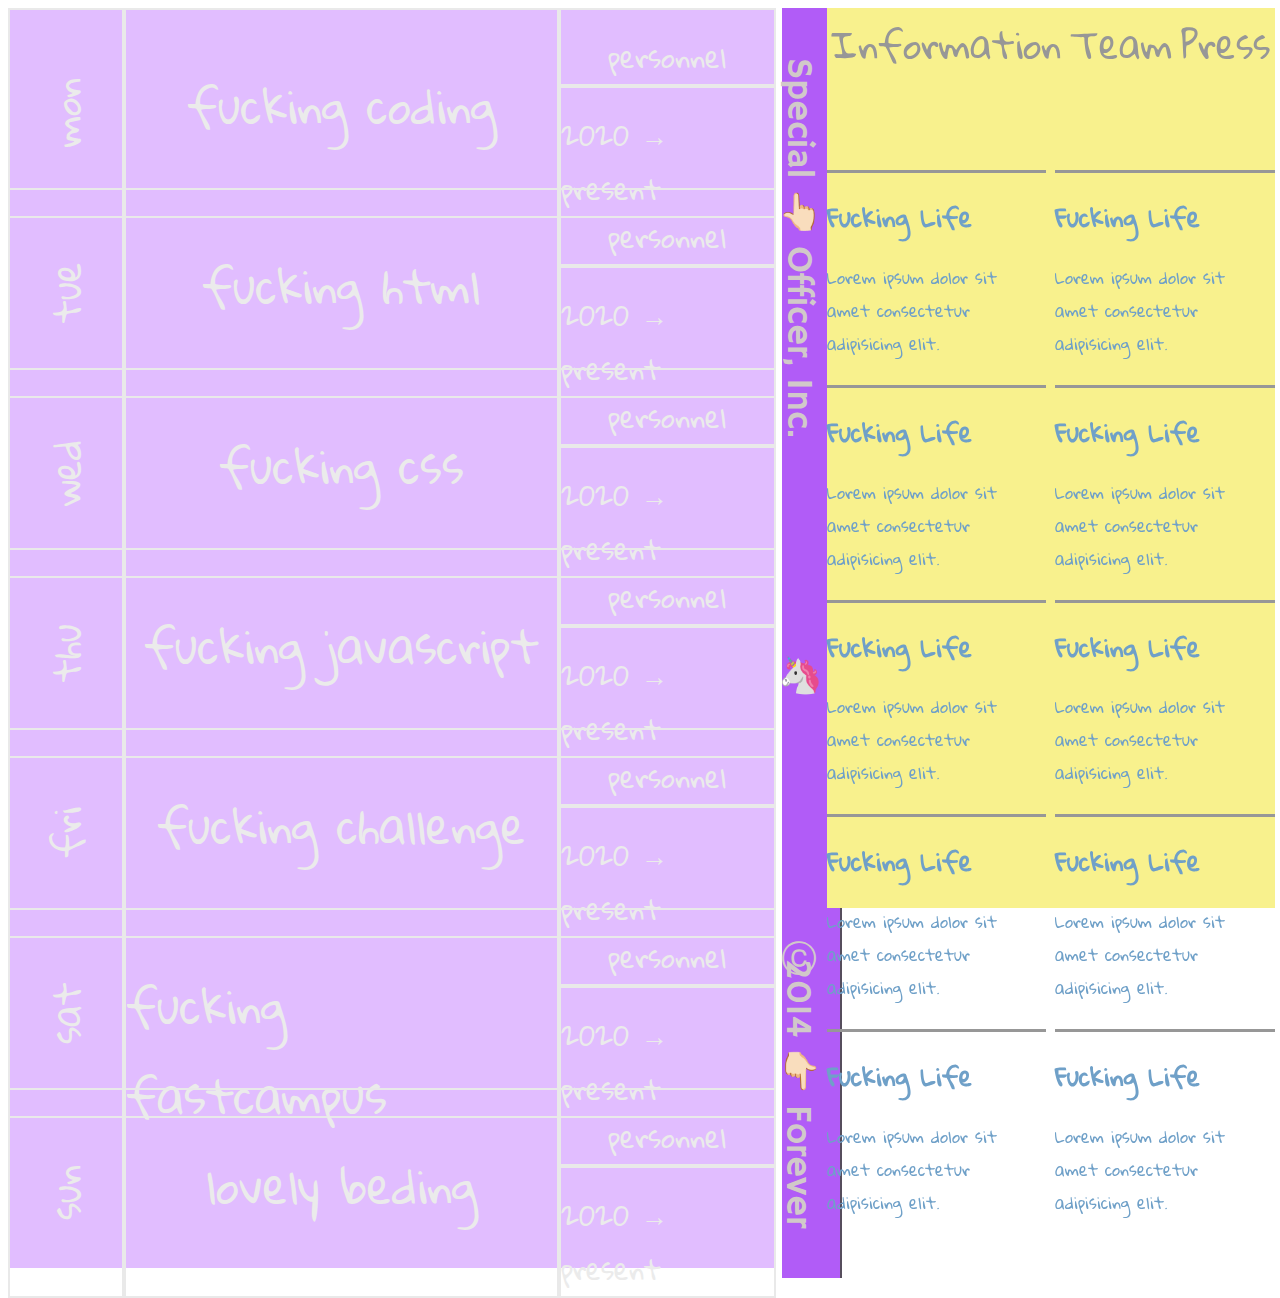
<file: CSS layout/12일차/index.html>
<!DOCTYPE html>
<html lang="en">
<head>
    <meta charset="UTF-8">
    <meta name="viewport" content="width=device-width, initial-scale=1.0">
    <title>Day12</title>
    <link rel="stylesheet" href="style.css">
    <link rel="preconnect" href="https://fonts.gstatic.com">
    <link href="https://fonts.googleapis.com/css2?family=Cinzel:wght@500&family=Courgette&display=swap" rel="stylesheet">
    <link rel="preconnect" href="https://fonts.gstatic.com">
    <link href="https://fonts.googleapis.com/css2?family=Cinzel:wght@500&family=Courgette&family=Gloria+Hallelujah&display=swap" rel="stylesheet">
    <link rel="preconnect" href="https://fonts.gstatic.com">
    <link href="https://fonts.googleapis.com/css2?family=Cinzel:wght@500&family=Courgette&family=Gloria+Hallelujah&family=Hammersmith+One&display=swap" rel="stylesheet">

<body>
<div class="body__container">

    <div class="weekly">
        <div class="sideproject mon">    
            <div class="day">
                mon
            </div>
            <div class="contents">
                fucking coding
            </div>
            <div class="department">
                personnel
            </div>
            <div class="period">
                2020 → present
            </div>
        </div>
        <div class="sideproject tue">    
            <div class="day">
                tue
            </div>
            <div class="contents">
                fucking html
            </div>
            <div class="department">
                personnel
            </div>
            <div class="period">
                2020 → present
            </div>
        </div>
        <div class="sideproject wed">        
            <div class="day">
                wed
            </div>
            <div class="contents">
                fucking css
            </div>
            <div class="department">
                personnel
            </div>
            <div class="period">
                2020 → present
            </div>
        </div>
        <div class="sideproject thu">        
            <div class="day">
                thu
            </div>
            <div class="contents">
                fucking javascript
            </div>
            <div class="department">
                personnel
            </div>
            <div class="period">
                2020 → present
            </div>
        </div>
        <div class="sideproject fri">
            <div class="day">
                fri
            </div>
            <div class="contents">
                fucking challenge
            </div>
            <div class="department">
                personnel
            </div>
            <div class="period">
                2020 → present
            </div>
        </div>
        <div class="sideproject sat">
            <div class="day">
                sat
            </div>
            <div class="contents">
                fucking fastcampus
            </div>
            <div class="department">
                personnel
            </div>
            <div class="period">
                2020 → present
            </div>
        </div>
        <div class="sideproject sun">
            <div class="day">
                sun
            </div>
            <div class="contents">
                lovely beding
            </div>
            <div class="department">
                personnel
            </div>
            <div class="period">
                2020 → present
            </div>
        </div>
    </div>

    <div class="line">
        <div class="line_1">
            Special 👆🏻 Officer, Inc.
        </div>
        <div class="line_2">
            🦄
        </div>
        <div class="line_3">
            ⓒ 2014 👇🏻 Forever
        </div>
    </div>

    <div class="todo">
        <div class="title">
            <div class="information">
                Information
            </div>
            <div class="team">
                Team
            </div>
            <div class="press">
                Press
            </div>
        </div>
        <div class="list__container">
            <div class="list">
                <h2>Fucking Life</h2>
                <p>Lorem ipsum dolor sit amet consectetur adipisicing elit.</p>
            </div>
            <div class="list">
                <h2>Fucking Life</h2>
                <p>Lorem ipsum dolor sit amet consectetur adipisicing elit.</p>
            </div>
            <div class="list">
                <h2>Fucking Life</h2>
                <p>Lorem ipsum dolor sit amet consectetur adipisicing elit.</p>
            </div>
            <div class="list">
                <h2>Fucking Life</h2>
                <p>Lorem ipsum dolor sit amet consectetur adipisicing elit.</p>
            </div>
            <div class="list">
                <h2>Fucking Life</h2>
                <p>Lorem ipsum dolor sit amet consectetur adipisicing elit.</p>
            </div>
            <div class="list">
                <h2>Fucking Life</h2>
                <p>Lorem ipsum dolor sit amet consectetur adipisicing elit.</p>
            </div>
            <div class="list">
                <h2>Fucking Life</h2>
                <p>Lorem ipsum dolor sit amet consectetur adipisicing elit.</p>
            </div>
            <div class="list">
                <h2>Fucking Life</h2>
                <p>Lorem ipsum dolor sit amet consectetur adipisicing elit.</p>
            </div>
            <div class="list">
                <h2>Fucking Life</h2>
                <p>Lorem ipsum dolor sit amet consectetur adipisicing elit.</p>
            </div>
            <div class="list">
                <h2>Fucking Life</h2>
                <p>Lorem ipsum dolor sit amet consectetur adipisicing elit.</p>
            </div>
        </div>
    </div>

</div>
    
</body>
</html>
</file>
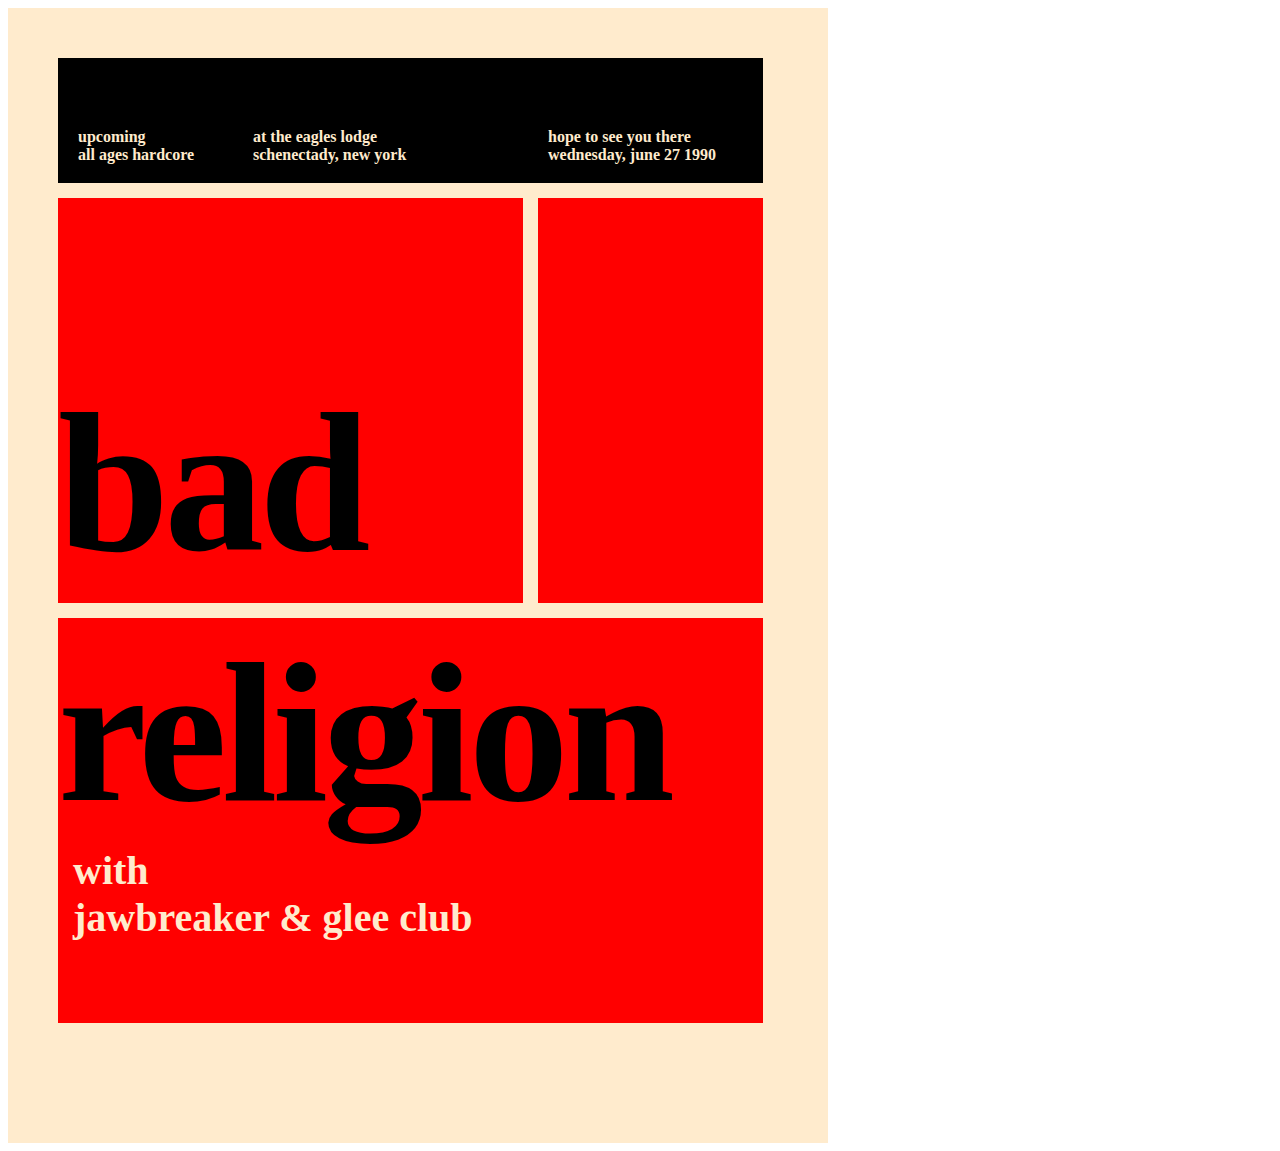
<file: CSS layout/3일차/index.html>
<!DOCTYPE html>
<html lang="en">
<head>
    <meta charset="UTF-8">
    <meta name="viewport" content="width=device-width, initial-scale=1.0">
    <title>Week3</title>
    <link rel="stylesheet" href="./style.css">
</head>
<body>
    <div class="grid">
        <div class="header">
            <div class="upcoming">upcoming<br> all ages hardcore</div>
            <div class="at">at the eagles lodge<br> schenectady, new york</div>
            <div class="hope">hope to see you there<br> wednesday, june 27 1990</div>
        </div>
        <div class="content">
            <div class="bad">bad</div>
        </div>
        <div class="nav"></div>
        <div class="footer">
            <div class="religion">religion</div>
            <div class="with">with</br>jawbreaker & glee club</div>
        </div>
    </div>
</body>
</html>
</file>
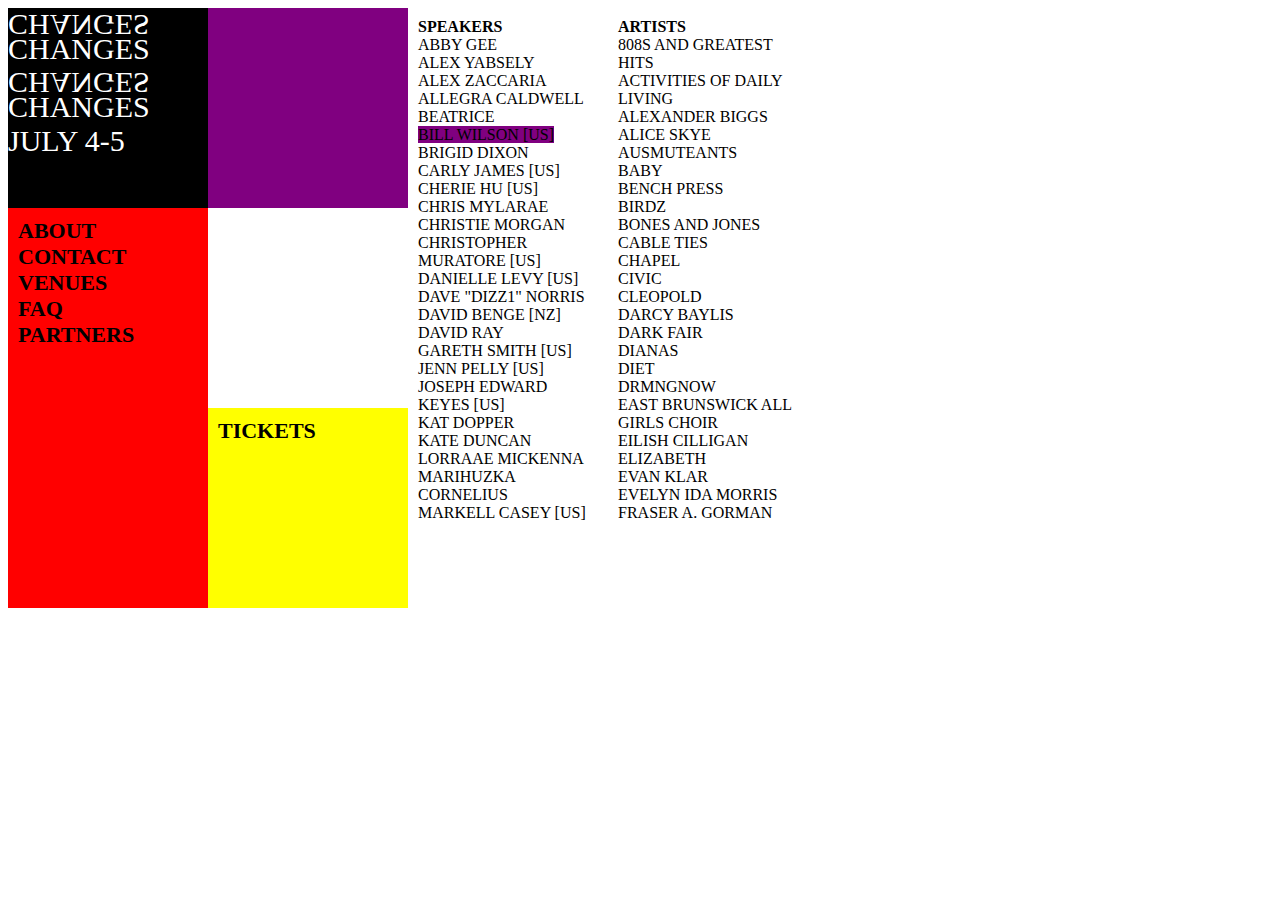
<file: CSS layout/7일차/index.html>
<!DOCTYPE html>
<html lang="en">
<head>
    <meta charset="UTF-8">
    <meta name="viewport" content="width=device-width, initial-scale=1.0">
    <title>Day 7</title>
    <link rel="stylesheet" href="./style.css">
</head>
<body>
    <div class="container">
        <div class="black">
            <div class="mirro">
            CHANGES
            </div>
            CHANGES<br>
            <div class="mirro">
            CHANGES
            </div>
            CHANGES<br>
            JULY 4-5
        </div>
        <div class="red">
            ABOUT<br>
            CONTACT<br>
            VENUES<br>
            FAQ<br>
            PARTNERS
        </div>
        <div class="purple">
        </div>
        <div class="yellow">
            TICKETS
        </div>
        <div class="speakers">
            <strong>SPEAKERS</strong><br>
            ABBY GEE<br>
            ALEX YABSELY<br>
            ALEX ZACCARIA<br>
            ALLEGRA CALDWELL<br>
            BEATRICE<br>
            <span>
            BILL WILSON [US]
            </span><br>
            BRIGID DIXON<br>
            CARLY JAMES [US]<br>
            CHERIE HU [US]<br>
            CHRIS MYLARAE<br>
            CHRISTIE MORGAN<br>
            CHRISTOPHER<br>
            MURATORE [US]<br>
            DANIELLE LEVY [US]<br>
            DAVE "DIZZ1" NORRIS<br>
            DAVID BENGE [NZ]<br>
            DAVID RAY<br>
            GARETH SMITH [US]<br>
            JENN PELLY [US]<br>
            JOSEPH EDWARD<br>
            KEYES [US]<br>
            KAT DOPPER<br>
            KATE DUNCAN<br>
            LORRAAE MICKENNA<br>
            MARIHUZKA<br>
            CORNELIUS<br>
            MARKELL CASEY [US]
        </div>
        <div class="artists">
            <strong>ARTISTS</strong><br>
            808S AND GREATEST<br>
            HITS<br>
            ACTIVITIES OF DAILY<br>
            LIVING<br>
            ALEXANDER BIGGS<br>
            ALICE SKYE<br>
            AUSMUTEANTS<br>
            BABY<br>
            BENCH PRESS<br>
            BIRDZ<br>
            BONES AND JONES<br>
            CABLE TIES<br>
            CHAPEL<br>
            CIVIC<br>
            CLEOPOLD<br>
            DARCY BAYLIS<br>
            DARK FAIR<br>
            DIANAS<br>
            DIET<br>
            DRMNGNOW<br>
            EAST BRUNSWICK ALL<br>
            GIRLS CHOIR<br>
            EILISH CILLIGAN<br>
            ELIZABETH<br>
            EVAN KLAR<br>
            EVELYN IDA MORRIS<br>
            FRASER A. GORMAN
        </div>
    </div>
</body>
</html>
</file>
<file: CSS layout/12일차/style.css>
/* BODY */
.body__container {
  height: 100%;
  position: relative;
  float: clearfix;
}

/* LEFT */
.weekly {
  position: absolute;
  width: 60vw;
  background: #000;
  float: left;
}
.weekly .sideproject {
  display: grid;
  grid-template-columns: 1fr 6fr 3fr;
  grid-template-rows: 1fr 1fr;
  grid-template-areas:
    "da c de"
    "da c p";
  height: 20vh;
  color: rgb(235, 235, 235);
  background-color: rgb(225, 189, 255);
  font-family: "Cinzel", serif;
  font-family: "Courgette", cursive;
  font-family: "Gloria Hallelujah", cursive;
}
.day,
.contents,
.department,
.period {
  display: flex;
  justify-content: center;
  border: rgb(233, 233, 233) 2px solid;
}
.weekly .day {
  grid-area: da;
  writing-mode: vertical-rl;
  transform: rotate(180deg);
  text-align: center;
  font-size: 4vh;
  padding: 20px;
}
.weekly .contents {
  grid-area: c;
  font-size: 5vh;
  padding-top: 50px;
}
.weekly .department {
  grid-area: de;
  font-size: 3vh;
  padding-top: 20px;
}
.weekly .period {
  grid-area: p;
  font-size: 3vh;
  padding-top: 20px;
}

.weekly .sideproject:hover {
  color: #e5e5e5;
  background-color: rgb(177, 92, 247);
  border: #272626 3px solid;
}
.day:hover,
.contents:hover,
.department:hover,
.period:hover {
  color: rgb(177, 92, 247);
  background-color: #f8e8ff;
  font-weight: 900;
}

/* MIDDLE */
.line {
  position: absolute;
  left: 61.2%;
  width: 3vw;
  height: 130vh;
  display: flex;
  justify-content: space-between;
  padding: 50px 20px 50px 0;
  border-right: rgb(86, 78, 93) 2px solid;
  color: rgb(209, 201, 201);
  background-color: rgb(177, 92, 247);
  font-size: 4vh;
  writing-mode: vertical-rl;
  font-family: "Cinzel", serif;
  font-family: "Courgette", cursive;
  font-family: "Gloria Hallelujah", cursive;
  font-family: "Hammersmith One", sans-serif;
}
.line1 {
  color: rgb(177, 92, 247);
}
.line2 {
}
.line3 {
  transform: rotate(180deg);
}
/* RIGHT */
.todo {
  position: fixed;
  left: 64.6%;
  width: 35vw;
  height: 100%;
  font-family: "Cinzel", serif;
  font-family: "Courgette", cursive;
  font-family: "Gloria Hallelujah", cursive;
  background-color: rgb(248, 241, 141);
}
.title {
  display: flex;
  justify-content: space-around;
  font-size: 4vh;
  color: rgb(151, 151, 151);
}
.list__container {
  padding: 10vh 0;
  display: grid;
  grid-template-columns: repeat(2, 1fr);
  grid-template-rows: repeat(5, 1fr);
  grid-gap: 1vh;
}
.list {
  border-top: rgb(151, 151, 151) solid 3px;
  color: #6fa0c8;
}
.list:hover {
  background: #6fa0c8;
  color: #e5e5e5;
}
</file>
<file: CSS layout/3일차/style.css>
.grid {
  background-color: blanchedalmond;
  display: grid;
  grid-template-columns: repeat(4, 225px);
  grid-template-rows: repeat(15, 55px);
  gap: 15px;
  width: 720px;
  height: auto;
  padding: 50px;
}

.header {
  background-color: black;
  color: blanchedalmond;
  font-weight: bold;
  display: flex;
  flex-direction: column;
  flex-wrap: wrap;

  grid-column-start: 1;
  grid-column-end: 4;
  grid-row-start: 1;
  grid-row-end: 3;
}

.upcoming {
  width: 150px;
  height: 110px;
  margin: 70px 20px 0;
}

.at {
  width: 290px;
  height: 110px;
  margin: 70px 5px 0;
}

.hope {
  width: 240px;
  height: 110px;
  margin: 70px 20px 20px 0;
}

.content {
  background-color: red;
  grid-column-start: 1;
  grid-column-end: 3;
  grid-row-start: 3;
  grid-row-end: 9;
}

.bad {
  color: black;
  font-size: 200px;
  font-weight: bold;
  letter-spacing: -5px;
  margin-top: 170px;
}
.nav {
  background-color: red;
  grid-column-start: 3;
  grid-column-end: 4;
  grid-row-start: 3;
  grid-row-end: 9;
}

.footer {
  background-color: red;
  grid-column-start: 1;
  grid-column-end: 4;
  grid-row-start: 9;
  grid-row-end: 15;
}

.religion {
  color: black;
  font-size: 200px;
  font-weight: bold;
  letter-spacing: -5px;
}

.with {
  color: blanchedalmond;
  font-size: 40px;
  font-weight: bold;
  margin: 0 0 0 15px;
}
</file>
<file: CSS layout/7일차/style.css>
.container {
  display: grid;
  width: auto;
  height: auto;
  grid-template:
    "b p s a"
    "r . s a"
    "r y s a";
  grid-template-rows: repeat(3, 200px);
  grid-template-columns: repeat(3, 200px);
}

.black {
  background-color: black;
  color: white;
  grid-area: b;
  font-size: 30px;
  margin-bottom: -10px;
}

.mirro {
  transform: scaleY(-1);
  filter: FlipV;
  margin-bottom: -10px;
}

.red {
  padding: 10px;
  background-color: red;
  color: black;
  grid-area: r;
  font-size: 22px;
  font-weight: bold;
}

.purple {
  background-color: purple;
  grid-area: p;
}

.yellow {
  padding: 10px;
  background-color: yellow;
  color: black;
  grid-area: y;
  font-size: 22px;
  font-weight: bold;
}

.speakers {
  padding: 10px;
  color: black;
  grid-area: s;
}

span {
  background-color: purple;
}

.artists {
  padding: 10px;
  color: black;
  grid-area: a;
}
</file>
